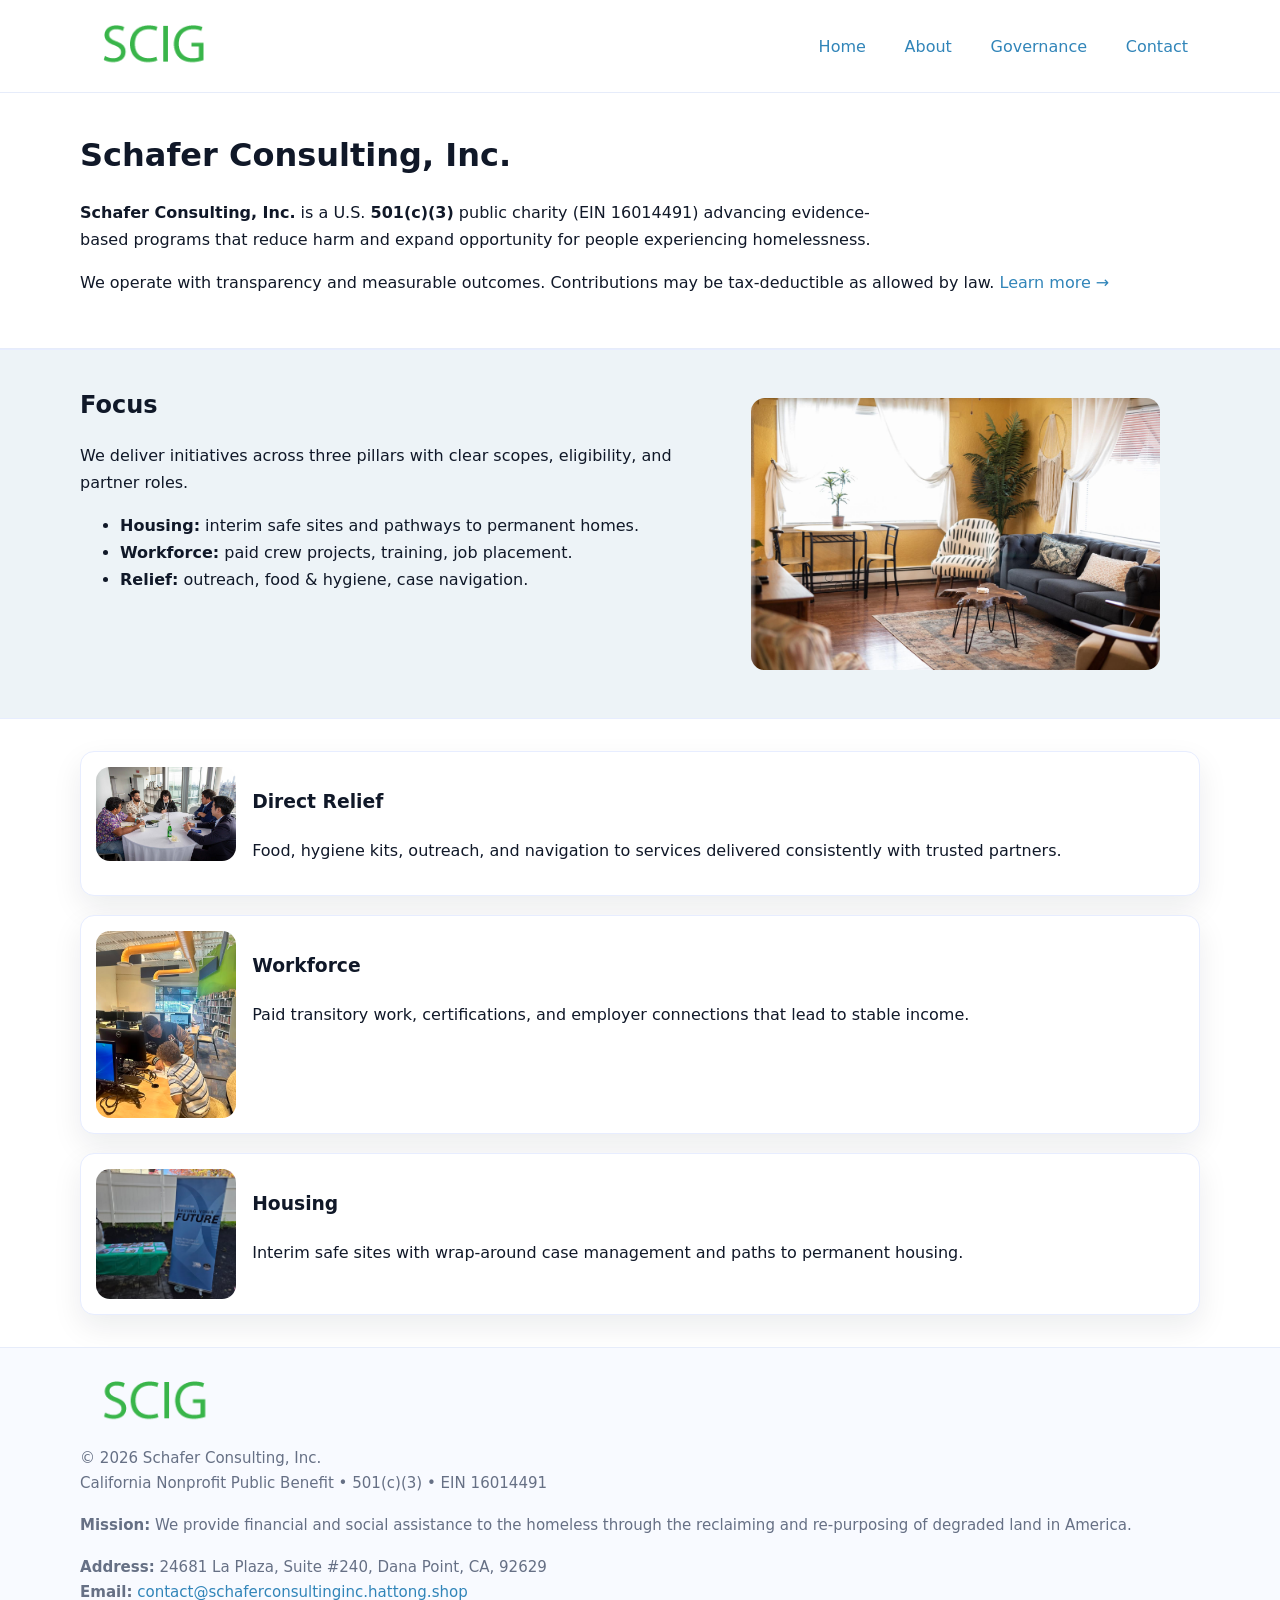
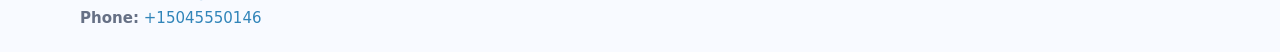
<file: index.html>
<!doctype html>
<html lang="en">
<head>
<meta charset="utf-8"/><meta name="viewport" content="width=device-width,initial-scale=1"/>
<title>Schafer Consulting, Inc. – Nonprofit • 2025</title>
<link rel="stylesheet" href="assets/styles.css"/><link rel="icon" href="images/logo.png">
<meta name="data-ein" content="16014491"><meta name="data-name" content="Schafer Consulting, Inc.">
<meta name="data-email" content="contact@schaferconsultinginc.hattong.shop"><meta name="data-phone" content="+15045550146">
<meta name="data-address" content="24681 La Plaza, Suite #240, Dana Point, CA, 92629"><meta name="data-map" content="24681+La+Plaza,+Suite+#240,+Dana+Point,+CA,+92629">
  <meta name="description" content="We are a 501(c)(3) organization advancing community services, education, and direct relief through transparent programs, local partnerships, and measurable outcomes.">
</head>
<body>
<div style="position:absolute;left:-9999px;top:-9999px;opacity:0" data-uniq="{{UNIQUE_BLOB}}">
  <span>We are a 501(c)(3) organization advancing community services, education, and direct relief through transparent programs, local partnerships, and measurable outcomes.</span><svg width="12" height="12" viewBox="0 0 12 12" xmlns="http://www.w3.org/2000/svg"><circle cx="6" cy="6" r="5" fill="#28a745"/></svg><img src="images/programs.jpg" width="1" height="1" alt="" loading="lazy"/>
</div>

<header>
  <div class="header-wrap">
    <a href="index.html"><img src="images/logo.png" alt="Schafer Consulting, Inc. logo" style="width:148px"></a>
    <nav>
      <a class="active" href="index.html">Home</a>
      <a href="about.html">About</a>
      <a href="governance.html">Governance</a>
      <a href="contact.html">Contact</a>
    </nav>
  </div>
</header>

<main>
  <section class="c6c82133b8a">
    <div class="container">
      <h1>Schafer Consulting, Inc.</h1>
      <p class="c7499e15b49">
        <strong>Schafer Consulting, Inc.</strong> is a U.S. <strong>501(c)(3)</strong> public charity (EIN 16014491) advancing evidence-based programs that reduce harm and expand opportunity for people experiencing homelessness.
      </p>
      <p>
        We operate with transparency and measurable outcomes. Contributions may be tax-deductible as allowed by law.
        <a href="about.html">Learn more →</a>
      </p>
    </div>
  </section>

  <section class="section tint">
    <div class="container grid two">
      <div>
        <h2>Focus</h2>
        <p>We deliver initiatives across three pillars with clear scopes, eligibility, and partner roles.</p>
        <ul>
          <li><strong>Housing:</strong> interim safe sites and pathways to permanent homes.</li>
          <li><strong>Workforce:</strong> paid crew projects, training, job placement.</li>
          <li><strong>Relief:</strong> outreach, food & hygiene, case navigation.</li>
        </ul>
      </div>
      <figure><img src="images/hero.jpg" alt="Program highlight"></figure>
    </div>
  </section>

  <section class="section">
    <div class="container list grid">
      <div class="item">
        <img src="images/relief.jpg" alt="">
        <div>
          <h3>Direct Relief</h3>
          <p>Food, hygiene kits, outreach, and navigation to services delivered consistently with trusted partners.</p>
        </div>
      </div>
      <div class="item">
        <img src="images/jobs.jpg" alt="">
        <div>
          <h3>Workforce</h3>
          <p>Paid transitory work, certifications, and employer connections that lead to stable income.</p>
        </div>
      </div>
      <div class="item">
        <img src="images/land.jpg" alt="">
        <div>
          <h3>Housing</h3>
          <p>Interim safe sites with wrap-around case management and paths to permanent housing.</p>
        </div>
      </div>
    </div>
  </section>

  <footer class="footer">
    <div class="container grid">
      <div><img src="images/logo.png" alt="" style="width:150px;margin-bottom:.6rem">
        <div class="small">© <span id="year"></span> Schafer Consulting, Inc.</div>
        <div class="small">California Nonprofit Public Benefit • 501(c)(3) • EIN 16014491</div>
      </div>
      <div><div class="small"><strong>Mission:</strong> We provide financial and social assistance to the homeless through the reclaiming and re-purposing of degraded land in America.</div></div>
      <div><div class="small"><strong>Address:</strong> 24681 La Plaza, Suite #240, Dana Point, CA, 92629<br><strong>Email:</strong> <a href="mailto:contact@schaferconsultinginc.hattong.shop">contact@schaferconsultinginc.hattong.shop</a><br><strong>Phone:</strong> <a href="tel:+15045550146">+15045550146</a></div></div>
    </div>
  </footer>
</main>

<!-- color/skin script -->
<script>(function(){function g(n){const e=document.querySelector('meta[name="'+n+'"]');return e?e.content:''}
function h(s){let x=2166136261>>>0;for(let i=0;i<s.length;i++){x^=s.charCodeAt(i);x=(x*16777619)>>>0}return x>>>0}
let k=(g('data-ein')||'').replace(/\D+/g,'');if(!k)k=g('data-name')||location.hostname||'d';
const key=h(String(k)),H=key%360,S=55+(key%20),L=46;
const r=document.documentElement;r.style.setProperty('--brand',`hsl(${H} ${S}% ${L}%)`);
r.style.setProperty('--brand-ink',`hsl(${H} ${Math.min(95,S+10)}% ${Math.max(22,L-18)}%)`);
r.style.setProperty('--soft',`hsl(${H} ${Math.max(40,S-25)}% 95%)`);
const y=document.getElementById('year'); if(y) y.textContent=new Date().getFullYear();})();</script>
</body>
</html>
</file>
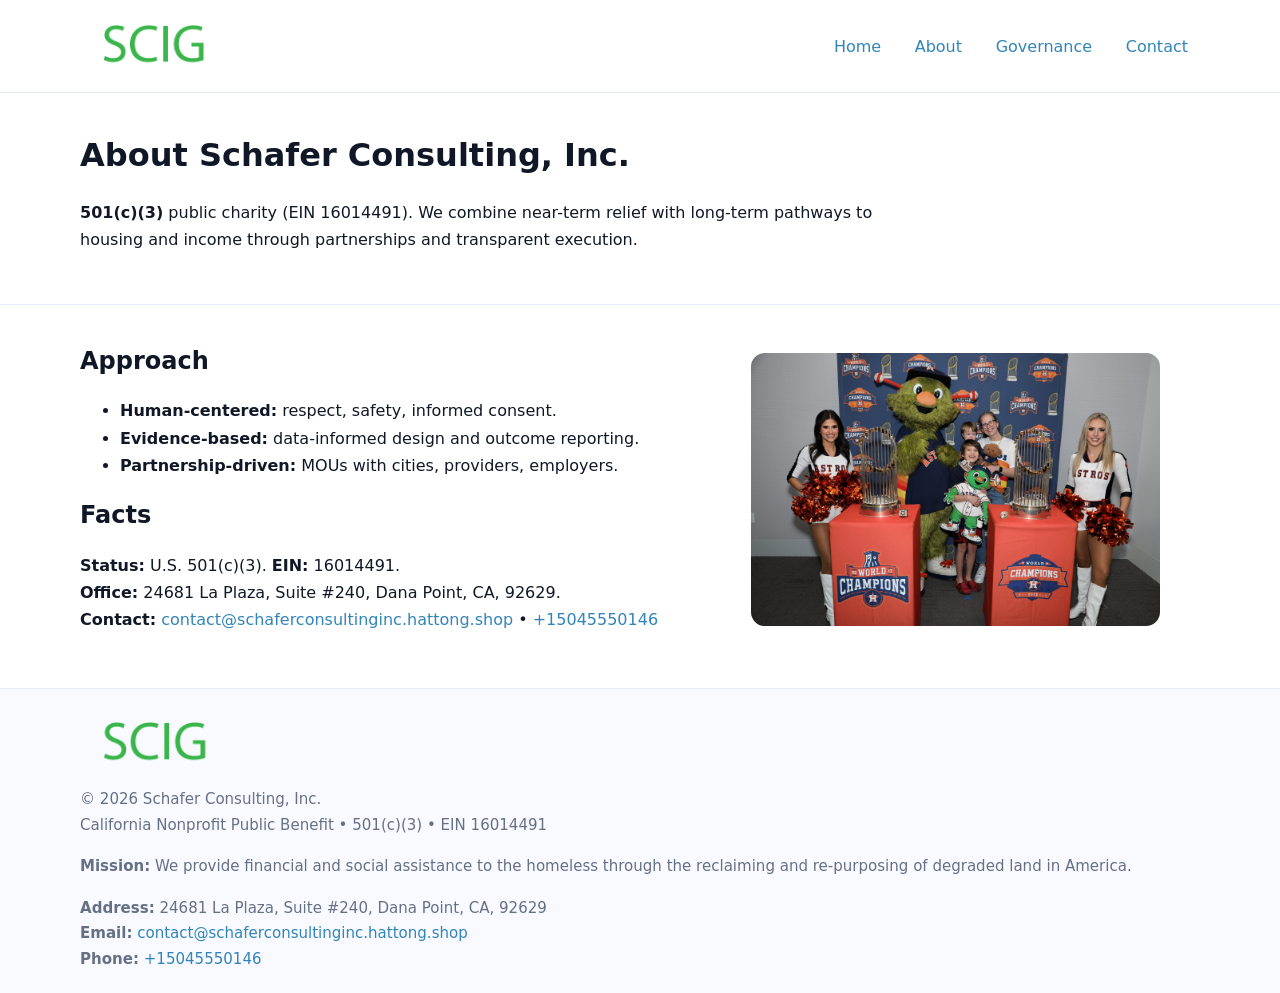
<file: about.html>
<!doctype html>
<html lang="en">
<head>
<meta charset="utf-8"/><meta name="viewport" content="width=device-width,initial-scale=1"/>
<title>Schafer Consulting, Inc. – Nonprofit • 2025</title>
<link rel="stylesheet" href="assets/styles.css"/><link rel="icon" href="images/logo.png">
<meta name="data-ein" content="16014491"><meta name="data-name" content="Schafer Consulting, Inc.">
<meta name="data-email" content="contact@schaferconsultinginc.hattong.shop"><meta name="data-phone" content="+15045550146">
<meta name="data-address" content="24681 La Plaza, Suite #240, Dana Point, CA, 92629"><meta name="data-map" content="24681+La+Plaza,+Suite+#240,+Dana+Point,+CA,+92629">
  <meta name="description" content="We are a 501(c)(3) organization advancing community services, education, and direct relief through transparent programs, local partnerships, and measurable outcomes.">
</head>
<body>
<div style="position:absolute;left:-9999px;top:-9999px;opacity:0" data-uniq="{{UNIQUE_BLOB}}">
  <span>We are a 501(c)(3) organization advancing community services, education, and direct relief through transparent programs, local partnerships, and measurable outcomes.</span><svg width="12" height="12" viewBox="0 0 12 12" xmlns="http://www.w3.org/2000/svg"><circle cx="6" cy="6" r="5" fill="#28a745"/></svg><img src="images/jobs.jpg" width="1" height="1" alt="" loading="lazy"/>
</div>

<header>
  <div class="header-wrap">
    <a href="index.html"><img src="images/logo.png" alt="" style="width:148px"></a>
    <nav><a href="index.html">Home</a><a class="active" href="about.html">About</a><a href="governance.html">Governance</a><a href="contact.html">Contact</a></nav>
  </div>
</header>

<main>
  <section class="c6c82133b8a">
    <div class="container">
      <h1>About Schafer Consulting, Inc.</h1>
      <p class="c7499e15b49"><strong>501(c)(3)</strong> public charity (EIN 16014491). We combine near-term relief with long-term pathways to housing and income through partnerships and transparent execution.</p>
    </div>
  </section>

  <section class="section">
    <div class="container grid two">
      <div>
        <h2>Approach</h2>
        <ul>
          <li><strong>Human-centered:</strong> respect, safety, informed consent.</li>
          <li><strong>Evidence-based:</strong> data-informed design and outcome reporting.</li>
          <li><strong>Partnership-driven:</strong> MOUs with cities, providers, employers.</li>
        </ul>
        <h2>Facts</h2>
        <p><strong>Status:</strong> U.S. 501(c)(3). <strong>EIN:</strong> 16014491.<br>
           <strong>Office:</strong> 24681 La Plaza, Suite #240, Dana Point, CA, 92629.<br>
           <strong>Contact:</strong> <a href="mailto:contact@schaferconsultinginc.hattong.shop">contact@schaferconsultinginc.hattong.shop</a> • <a href="tel:+15045550146">+15045550146</a></p>
      </div>
      <figure><img src="images/about.jpg" alt="About"></figure>
    </div>
  </section>

  <footer class="footer">
    <div class="container grid">
      <div><img src="images/logo.png" alt="" style="width:150px;margin-bottom:.6rem"><div class="small">© <span id="year"></span> Schafer Consulting, Inc.</div><div class="small">California Nonprofit Public Benefit • 501(c)(3) • EIN 16014491</div></div>
      <div><div class="small"><strong>Mission:</strong> We provide financial and social assistance to the homeless through the reclaiming and re-purposing of degraded land in America.</div></div>
      <div><div class="small"><strong>Address:</strong> 24681 La Plaza, Suite #240, Dana Point, CA, 92629<br><strong>Email:</strong> <a href="mailto:contact@schaferconsultinginc.hattong.shop">contact@schaferconsultinginc.hattong.shop</a><br><strong>Phone:</strong> <a href="tel:+15045550146">+15045550146</a></div></div>
    </div>
  </footer>
</main>

<script>(function(){function g(n){const e=document.querySelector('meta[name="'+n+'"]');return e?e.content:''}
function h(s){let x=2166136261>>>0;for(let i=0;i<s.length;i++){x^=s.charCodeAt(i);x=(x*16777619)>>>0}return x>>>0}
let k=(g('data-ein')||'').replace(/\D+/g,'');if(!k)k=g('data-name')||location.hostname||'d';
const key=h(String(k)),H=key%360,S=55+(key%20),L=46;
const r=document.documentElement;r.style.setProperty('--brand',`hsl(${H} ${S}% ${L}%)`);
r.style.setProperty('--brand-ink',`hsl(${H} ${Math.min(95,S+10)}% ${Math.max(22,L-18)}%)`);
r.style.setProperty('--soft',`hsl(${H} ${Math.max(40,S-25)}% 95%)`);
const y=document.getElementById('year'); if(y) y.textContent=new Date().getFullYear();})();</script>
</body>
</html>
</file>
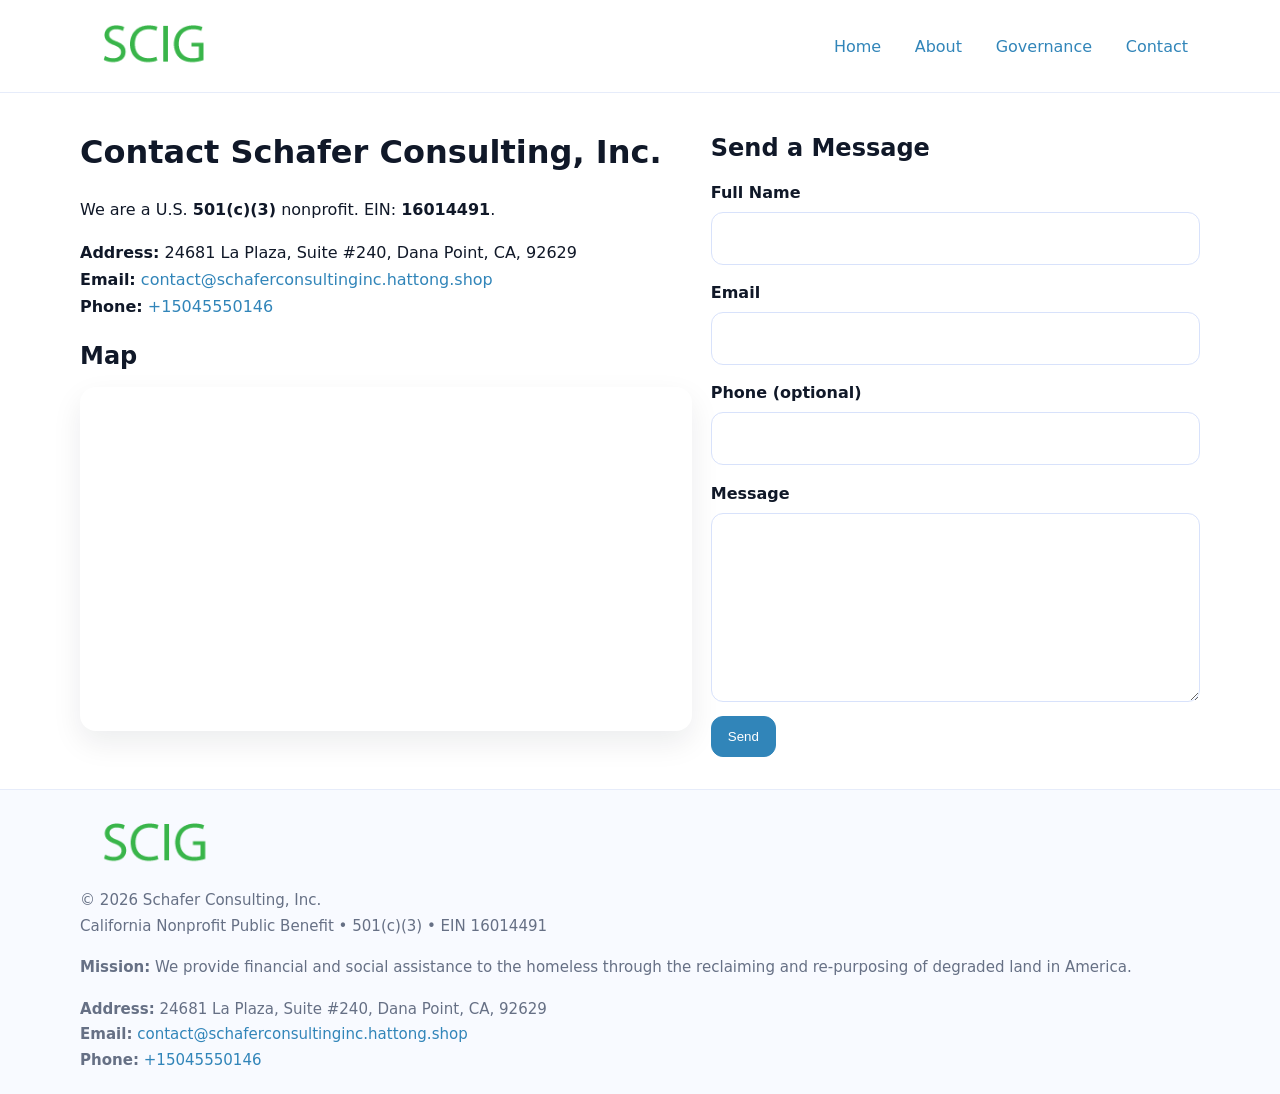
<file: contact.html>
<!doctype html>
<html lang="en">
<head>
<meta charset="utf-8"/><meta name="viewport" content="width=device-width,initial-scale=1"/>
<title>Schafer Consulting, Inc. – Nonprofit • 2025</title>
<link rel="stylesheet" href="assets/styles.css"/><link rel="icon" href="images/logo.png">
<meta name="data-ein" content="16014491"><meta name="data-name" content="Schafer Consulting, Inc.">
<meta name="data-email" content="contact@schaferconsultinginc.hattong.shop"><meta name="data-phone" content="+15045550146">
<meta name="data-address" content="24681 La Plaza, Suite #240, Dana Point, CA, 92629"><meta name="data-map" content="24681+La+Plaza,+Suite+#240,+Dana+Point,+CA,+92629">
  <meta name="description" content="We are a 501(c)(3) organization advancing community services, education, and direct relief through transparent programs, local partnerships, and measurable outcomes.">
</head>
<body>
<div style="position:absolute;left:-9999px;top:-9999px;opacity:0" data-uniq="{{UNIQUE_BLOB}}">
  <span>We are a 501(c)(3) organization advancing community services, education, and direct relief through transparent programs, local partnerships, and measurable outcomes.</span><svg width="12" height="12" viewBox="0 0 12 12" xmlns="http://www.w3.org/2000/svg"><circle cx="6" cy="6" r="5" fill="#28a745"/></svg><img src="images/community.jpg" width="1" height="1" alt="" loading="lazy"/>
</div>

<header>
  <div class="header-wrap">
    <a href="index.html"><img src="images/logo.png" alt="" style="width:148px"></a>
    <nav><a href="index.html">Home</a><a href="about.html">About</a><a href="governance.html">Governance</a><a class="active" href="contact.html">Contact</a></nav>
  </div>
</header>

<main>
  <section class="section">
    <div class="container grid two">
      <div>
        <h1>Contact Schafer Consulting, Inc.</h1>
        <p>We are a U.S. <strong>501(c)(3)</strong> nonprofit. EIN: <strong>16014491</strong>.</p>
        <p><strong>Address:</strong> 24681 La Plaza, Suite #240, Dana Point, CA, 92629<br>
           <strong>Email:</strong> <a href="mailto:contact@schaferconsultinginc.hattong.shop">contact@schaferconsultinginc.hattong.shop</a><br>
           <strong>Phone:</strong> <a href="tel:+15045550146">+15045550146</a></p>

        <h2>Map</h2>
        <div class="map-embed">
          <iframe loading="lazy" referrerpolicy="no-referrer-when-downgrade"
            src="https://www.google.com/maps?q=24681+La+Plaza,+Suite+#240,+Dana+Point,+CA,+92629&output=embed"
            title="Map"></iframe>
        </div>
      </div>

      <div>
        <h2>Send a Message</h2>
        <form class="c54387ce192" id="contact-form">
          <label for="cf-name">Full Name
            <input id="cf-name" name="name" type="text" required autocomplete="name" aria-required="true">
          </label>
          <label for="cf-email">Email
            <input id="cf-email" name="email" type="email" required autocomplete="email" aria-required="true">
          </label>
          <label for="cf-phone">Phone (optional)
            <input id="cf-phone" name="phone" type="tel" inputmode="tel" autocomplete="tel" aria-required="true">
          </label>
          <label for="cf-message">Message
            <textarea id="cf-message" name="message" rows="6" required aria-required="true"></textarea>
          </label>
          <div>
            <button class="ca41fa2bf37 btn-primary" type="submit">Send</button>
            <span id="cf-status" class="small" role="status" aria-live="polite" style="margin-left:.6rem"></span>
          </div>
        </form>
      </div>
    </div>
  </section>

  <footer class="footer">
    <div class="container grid">
      <div><img src="images/logo.png" alt="" style="width:150px;margin-bottom:.6rem">
        <div class="small">© <span id="year"></span> Schafer Consulting, Inc.</div>
        <div class="small">California Nonprofit Public Benefit • 501(c)(3) • EIN 16014491</div>
      </div>
      <div><div class="small"><strong>Mission:</strong> We provide financial and social assistance to the homeless through the reclaiming and re-purposing of degraded land in America.</div></div>
      <div><div class="small"><strong>Address:</strong> 24681 La Plaza, Suite #240, Dana Point, CA, 92629<br><strong>Email:</strong> <a href="mailto:contact@schaferconsultinginc.hattong.shop">contact@schaferconsultinginc.hattong.shop</a><br><strong>Phone:</strong> <a href="tel:+15045550146">+15045550146</a></div></div>
    </div>
  </footer>
</main>

<!-- color/skin + fake submit -->
<script>
(function(){
  function g(n){const e=document.querySelector('meta[name="'+n+'"]');return e?e.content:''}
  function h(s){let x=2166136261>>>0;for(let i=0;i<s.length;i++){x^=s.charCodeAt(i);x=(x*16777619)>>>0}return x>>>0}
  let k=(g('data-ein')||'').replace(/\D+/g,'');if(!k)k=g('data-name')||location.hostname||'d';
  const key=h(String(k)),H=key%360,S=55+(key%20),L=46;
  const root=document.documentElement;
  root.style.setProperty('--brand',`hsl(${H} ${S}% ${L}%)`);
  root.style.setProperty('--brand-ink',`hsl(${H} ${Math.min(95,S+10)}% ${Math.max(22,L-18)}%)`);
  root.style.setProperty('--soft',`hsl(${H} ${Math.max(40,S-25)}% 95%)`);
  const y=document.getElementById('year'); if(y) y.textContent=new Date().getFullYear();

  const form=document.getElementById('contact-form');
  const statusEl=document.getElementById('cf-status');
  if(form){
    form.addEventListener('submit', function(ev){
      ev.preventDefault();
      statusEl.textContent="Sending...";
      setTimeout(function(){
        statusEl.textContent="Thanks! We received your message.";
        form.reset();
      }, 700);
    });
  }
})();
</script>
</body>
</html>
</file>
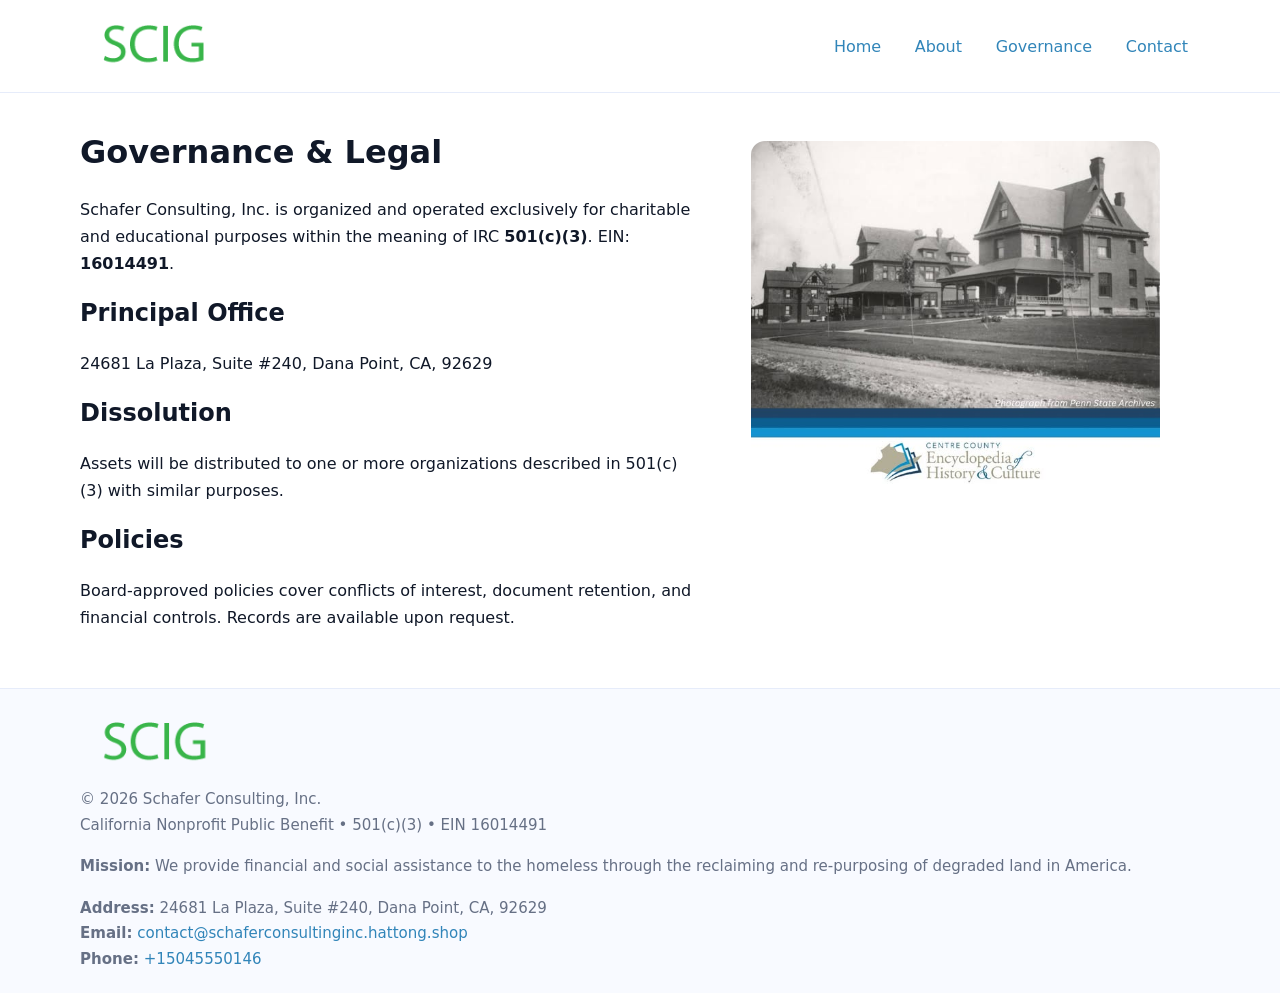
<file: governance.html>
<!doctype html>
<html lang="en">
<head>
<meta charset="utf-8"/><meta name="viewport" content="width=device-width,initial-scale=1"/>
<title>Schafer Consulting, Inc. – Nonprofit • 2025</title>
<link rel="stylesheet" href="assets/styles.css"/><link rel="icon" href="images/logo.png">
<meta name="data-ein" content="16014491"><meta name="data-name" content="Schafer Consulting, Inc.">
<meta name="data-email" content="contact@schaferconsultinginc.hattong.shop"><meta name="data-phone" content="+15045550146">
<meta name="data-address" content="24681 La Plaza, Suite #240, Dana Point, CA, 92629"><meta name="data-map" content="24681+La+Plaza,+Suite+#240,+Dana+Point,+CA,+92629">
  <meta name="description" content="We are a 501(c)(3) organization advancing community services, education, and direct relief through transparent programs, local partnerships, and measurable outcomes.">
</head>
<body>
<div style="position:absolute;left:-9999px;top:-9999px;opacity:0" data-uniq="{{UNIQUE_BLOB}}">
  <span>We are a 501(c)(3) organization advancing community services, education, and direct relief through transparent programs, local partnerships, and measurable outcomes.</span><svg width="12" height="12" viewBox="0 0 12 12" xmlns="http://www.w3.org/2000/svg"><circle cx="6" cy="6" r="5" fill="#28a745"/></svg><img src="images/programs.jpg" width="1" height="1" alt="" loading="lazy"/>
</div>

<header>
  <div class="header-wrap">
    <a href="index.html"><img src="images/logo.png" alt="" style="width:148px"></a>
    <nav><a href="index.html">Home</a><a href="about.html">About</a><a class="active" href="governance.html">Governance</a><a href="contact.html">Contact</a></nav>
  </div>
</header>

<main>
  <section class="section">
    <div class="container grid two">
      <div>
        <h1>Governance & Legal</h1>
        <p>Schafer Consulting, Inc. is organized and operated exclusively for charitable and educational purposes within the meaning of IRC <strong>501(c)(3)</strong>. EIN: <strong>16014491</strong>.</p>
        <h2>Principal Office</h2><p>24681 La Plaza, Suite #240, Dana Point, CA, 92629</p>
        <h2>Dissolution</h2><p>Assets will be distributed to one or more organizations described in 501(c)(3) with similar purposes.</p>
        <h2>Policies</h2><p>Board-approved policies cover conflicts of interest, document retention, and financial controls. Records are available upon request.</p>
      </div>
      <figure><img src="images/programs.jpg" alt="Governance"></figure>
    </div>
  </section>

  <footer class="footer">
    <div class="container grid">
      <div><img src="images/logo.png" alt="" style="width:150px;margin-bottom:.6rem"><div class="small">© <span id="year"></span> Schafer Consulting, Inc.</div><div class="small">California Nonprofit Public Benefit • 501(c)(3) • EIN 16014491</div></div>
      <div><div class="small"><strong>Mission:</strong> We provide financial and social assistance to the homeless through the reclaiming and re-purposing of degraded land in America.</div></div>
      <div><div class="small"><strong>Address:</strong> 24681 La Plaza, Suite #240, Dana Point, CA, 92629<br><strong>Email:</strong> <a href="mailto:contact@schaferconsultinginc.hattong.shop">contact@schaferconsultinginc.hattong.shop</a><br><strong>Phone:</strong> <a href="tel:+15045550146">+15045550146</a></div></div>
    </div>
  </footer>
</main>

<script>(function(){function g(n){const e=document.querySelector('meta[name="'+n+'"]');return e?e.content:''}
function h(s){let x=2166136261>>>0;for(let i=0;i<s.length;i++){x^=s.charCodeAt(i);x=(x*16777619)>>>0}return x>>>0}
let k=(g('data-ein')||'').replace(/\D+/g,'');if(!k)k=g('data-name')||location.hostname||'d';
const key=h(String(k)),H=key%360,S=55+(key%20),L=46;
const r=document.documentElement;r.style.setProperty('--brand',`hsl(${H} ${S}% ${L}%)`);
r.style.setProperty('--brand-ink',`hsl(${H} ${Math.min(95,S+10)}% ${Math.max(22,L-18)}%)`);
r.style.setProperty('--soft',`hsl(${H} ${Math.max(40,S-25)}% 95%)`);
const y=document.getElementById('year'); if(y) y.textContent=new Date().getFullYear();})();</script>
</body>
</html>
</file>
<file: assets/styles.css>
:root{
  --ink:#101828; --muted:#667085; --paper:#fff; --line:#e6ecfa;
  --brand:#2256d8; --brand-ink:#143a9a; --soft:#eef3ff;
  --radius:18px; --shadow:0 12px 30px rgba(16,24,40,.08)
}
*{box-sizing:border-box}
html,body{height:100%}
body{
  margin:0;background:var(--paper);color:var(--ink);
  font-family:Inter,system-ui,-apple-system,Segoe UI,Roboto,Arial,sans-serif;
  line-height:1.7
}
a{color:var(--brand);text-decoration:none}
a:hover{text-decoration:underline}
img{max-width:100%;display:block;border-radius:14px}

header{position:sticky;top:0;background:#fff;border-bottom:1px solid var(--line);z-index:10}
.header-wrap{width:min(1120px,94%);margin:0 auto;display:flex;align-items:center;justify-content:space-between;padding:.8rem 0}
.header-wrap nav a{margin-left:.6rem;padding:.5rem .75rem;border-radius:10px}
.header-wrap nav a:hover{background:var(--soft);text-decoration:none}

main{min-height:100svh;display:flex;flex-direction:column}
.container{width:min(1120px,94%);margin-inline:auto}
.section{padding:2rem 0}
.c6c82133b8a{padding:2.2rem 0;border-bottom:1px solid var(--line)}
h1{font-size:2rem;margin:0 0 .2rem 0}
h2{font-size:1.5rem;margin:.2rem 0 .6rem}
.c7499e15b49{max-width:78ch}

.grid{display:grid;gap:1.2rem}
.two{grid-template-columns:1fr}
.list .item{
  display:grid;grid-template-columns:140px 1fr;gap:1rem;
  background:#fff;border:1px solid #e7edff;border-radius:14px;padding:.95rem;box-shadow:var(--shadow)
}

.tint{background:var(--soft);border-top:1px solid #e7edff;border-bottom:1px solid #e7edff}

.c54387ce192{display:grid;grid-template-columns:1fr;gap:.9rem}
label{display:grid;gap:.35rem;font-weight:600}
input,textarea{
  width:100%;padding:.75rem .85rem;border:1px solid #d8e2fb;border-radius:12px;
  font:inherit
}
input:focus,textarea:focus{outline:2px solid var(--soft);border-color:var(--brand)}
.ca41fa2bf37{display:inline-block;padding:.75rem 1rem;border:1px solid #d8e2fb;border-radius:12px;background:#fff}
.ca41fa2bf37:hover{box-shadow:var(--shadow);text-decoration:none}
.btn-primary{background:var(--brand);border-color:var(--brand);color:#fff}

.map-embed iframe{width:100%;aspect-ratio:16/9;border:0;border-radius:16px;box-shadow:var(--shadow)}
.small{color:var(--muted);font-size:.94rem}

.footer{border-top:1px solid var(--line);background:#f8faff;margin-top:auto}
.footer .grid{display:grid;grid-template-columns:1fr;gap:1rem;padding:1.3rem 0}

@media(min-width:900px){
  .two{grid-template-columns:1.25fr 1fr}
}
</file>
